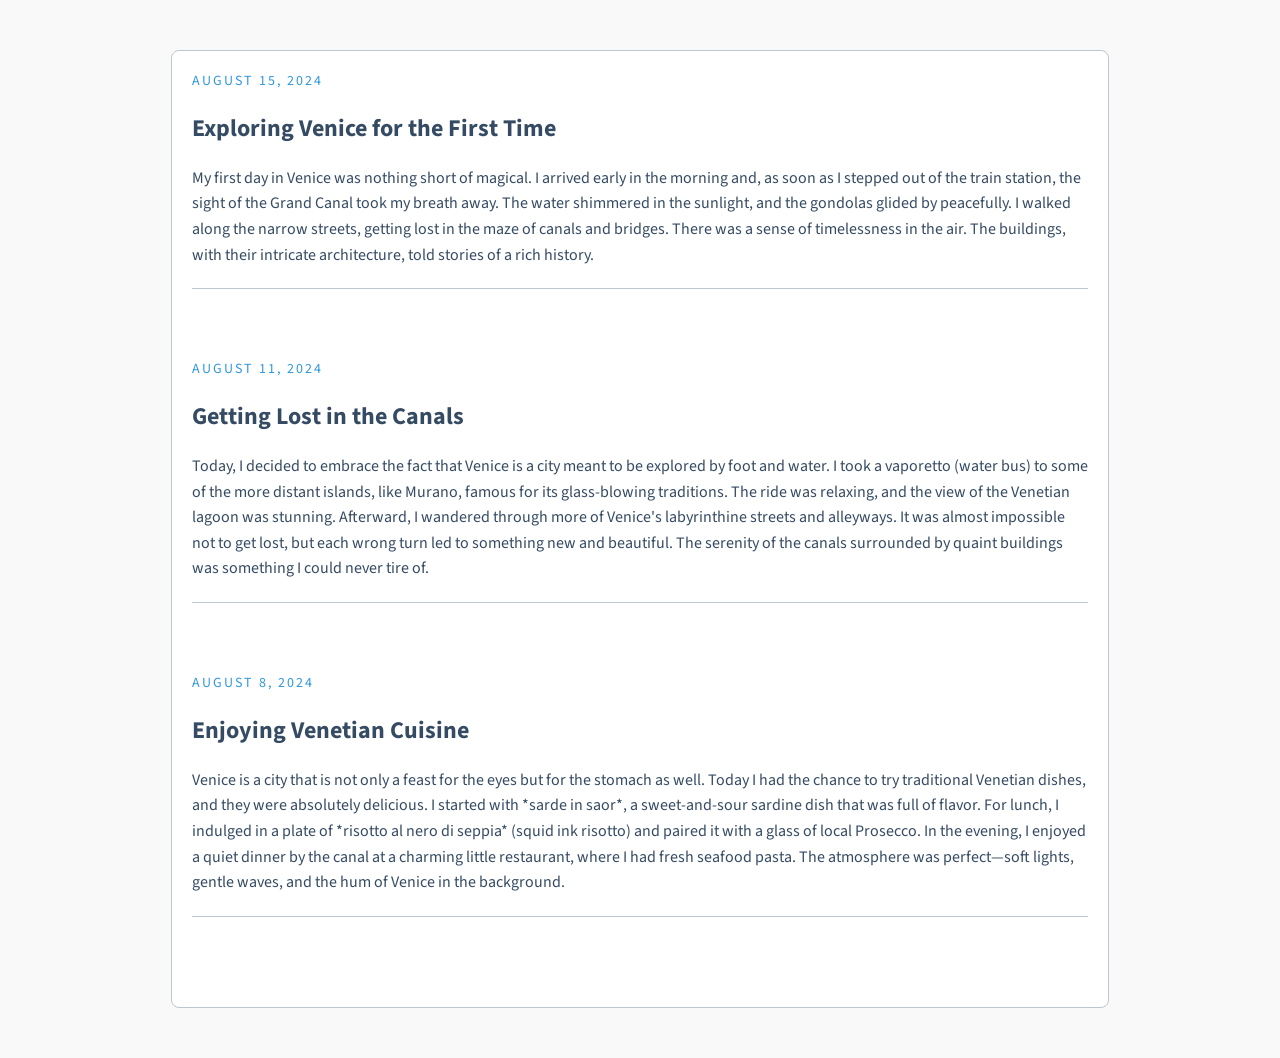
<file: blog.html>
<!DOCTYPE html>
<html lang="en">
<head>
    <meta charset="UTF-8">
    <meta name="viewport" content="width=device-width, initial-scale=1.0">
    <title>My Days in Venice</title>
    <link href="https://fonts.googleapis.com/css2?family=Source+Sans+Pro:wght@300;400;600&display=swap" rel="stylesheet">
    <style>
        body {
            font-family: 'Source Sans Pro', sans-serif;
            margin: 0;
            padding: 0;
            background-color: #f9f9f9;
            color: #354b63;
        }
        .container {
            width: 70%;
            margin: 50px auto;
            background-color: white;
            padding: 20px;
            border: 1px solid #bdc7cf;
            border-radius: 8px;
        }
        .blog-post {
            margin-bottom: 30px;
            padding-bottom: 20px;
        }
        .date {
            color: #3098dd;
            letter-spacing: 2px;
            font-size: 14px;
            text-transform: uppercase;
        }
        h2 {
            color: #354b63;
        }
        p {
            font-size: 16px;
            line-height: 1.6;
        }
        hr {
            border: 0;
            border-top: 1px solid #bdc7cf;
            margin: 20px 0;
        }
    </style>
</head>
<body>

    <div class="container">
        <div class="blog-post">
            <div class="date">August 15, 2024</div>
            <h2>Exploring Venice for the First Time</h2>
            <p>My first day in Venice was nothing short of magical. I arrived early in the morning and, as soon as I stepped out of the train station, the sight of the Grand Canal took my breath away. The water shimmered in the sunlight, and the gondolas glided by peacefully. I walked along the narrow streets, getting lost in the maze of canals and bridges. There was a sense of timelessness in the air. The buildings, with their intricate architecture, told stories of a rich history.</p>
            <hr>
        </div>

        <div class="blog-post">
            <div class="date">August 11, 2024</div>
            <h2>Getting Lost in the Canals</h2>
            <p>Today, I decided to embrace the fact that Venice is a city meant to be explored by foot and water. I took a vaporetto (water bus) to some of the more distant islands, like Murano, famous for its glass-blowing traditions. The ride was relaxing, and the view of the Venetian lagoon was stunning. Afterward, I wandered through more of Venice's labyrinthine streets and alleyways. It was almost impossible not to get lost, but each wrong turn led to something new and beautiful. The serenity of the canals surrounded by quaint buildings was something I could never tire of.</p>
            <hr>
        </div>

        <div class="blog-post">
            <div class="date">August 8, 2024</div>
            <h2>Enjoying Venetian Cuisine</h2>
            <p>Venice is a city that is not only a feast for the eyes but for the stomach as well. Today I had the chance to try traditional Venetian dishes, and they were absolutely delicious. I started with *sarde in saor*, a sweet-and-sour sardine dish that was full of flavor. For lunch, I indulged in a plate of *risotto al nero di seppia* (squid ink risotto) and paired it with a glass of local Prosecco. In the evening, I enjoyed a quiet dinner by the canal at a charming little restaurant, where I had fresh seafood pasta. The atmosphere was perfect—soft lights, gentle waves, and the hum of Venice in the background.</p>
            <hr>
        </div>

    </div>

</body>
</html>
</file>
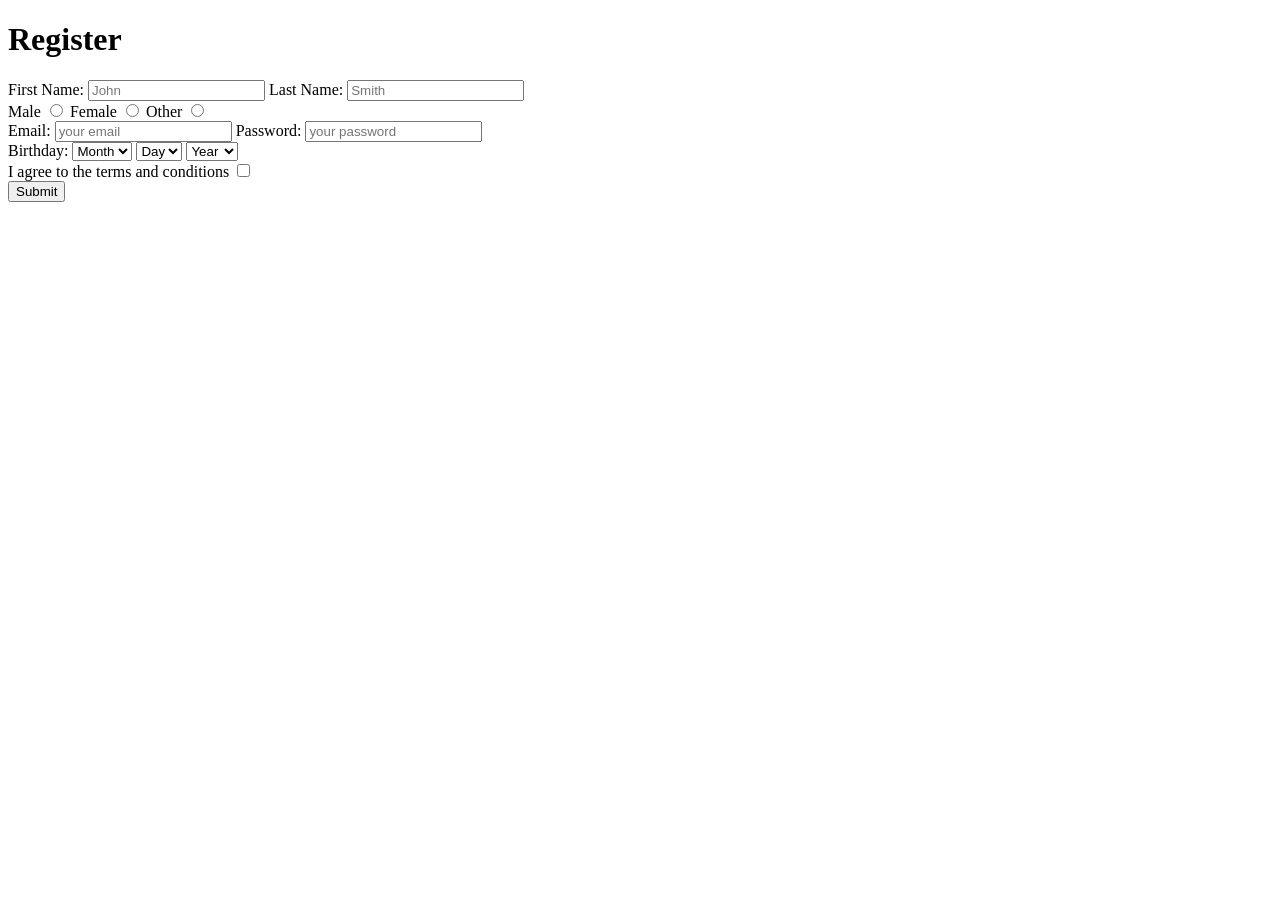
<file: htmlforms.html>
<!DOCTYPE html>
<html>

<head>
  <title>Complete Form Solution</title>
</head>

<body>

  <h1>Register</h1>

  <form>
    <div>
      <label for="first-name">First Name:</label>
      <input type="text" name="first-name" id="first-name" placeholder="John" required />
      <label for="last-name">Last Name:</label>
      <input type="text" name="last-name" id="last-name" placeholder="Smith" required />
    </div>

    <div>
      <label for="radio-choice-1">Male</label>
      <input type="radio" name="radio-choice" id="radio-choice-1" value="choice-1" />

      <label for="radio-choice-2">Female</label>
      <input type="radio" name="radio-choice" id="radio-choice-2" value="choice-2" />

      <label for="radio-choice-3">Other</label>
      <input type="radio" name="radio-choice" id="radio-choice-3" value="choice-3" />
    </div>

    <div>
      <label for="email">Email:</label>
      <input type="email" name="email" id="email" required placeholder="your email">

      <label for="password">Password:</label>
      <input type="password" name="password" id="password" pattern=".{5,10}" placeholder="your password" required title="5 to 10 characters">
    </div>

    <div>
      
      <label for="select-choice">Birthday:</label>
      <select name="select-choice" id="select-choice">
        <option value="0" selected disabled>Month</option>
        <option value="january">Jan</option>
        <option value="february">Feb</option>
        <option value="march">Mar</option>
        <option value="april">Apr</option>
        <option value="may">May</option>
        <option value="june">Jun</option>
        <option value="july">Jul</option>
        <option value="august">Aug</option>
        <option value="september">Sep</option>
        <option value="october">Oct</option>
        <option value="november">Nov</option>
        <option value="december">Dec</option>
      </select>

      <select name="birthday-day" id="day">
        <option value="0" selected disabled>Day</option>
        <option value="1">1</option>
        <option value="2">2</option>
        <option value="3">3</option>
        <option value="4">4</option>
        <option value="5">5</option>
      </select>

      <select name="birthday-year" id="year">
        <option value="0" selected disabled>Year</option>
        <option value="2015">2015</option>
        <option value="2014">2014</option>
        <option value="2013">2013</option>
        <option value="2012">2012</option>
        <option value="2011">2011</option>
      </select>
    </div>

    <div>
      <label for="checkbox">I agree to the terms and conditions</label>
      <input type="checkbox" name="checkbox" id="checkbox" />
    </div>

    <div>
      <input type="submit" value="Submit" />
    </div>
  </form>

</body>

</html>
</file>
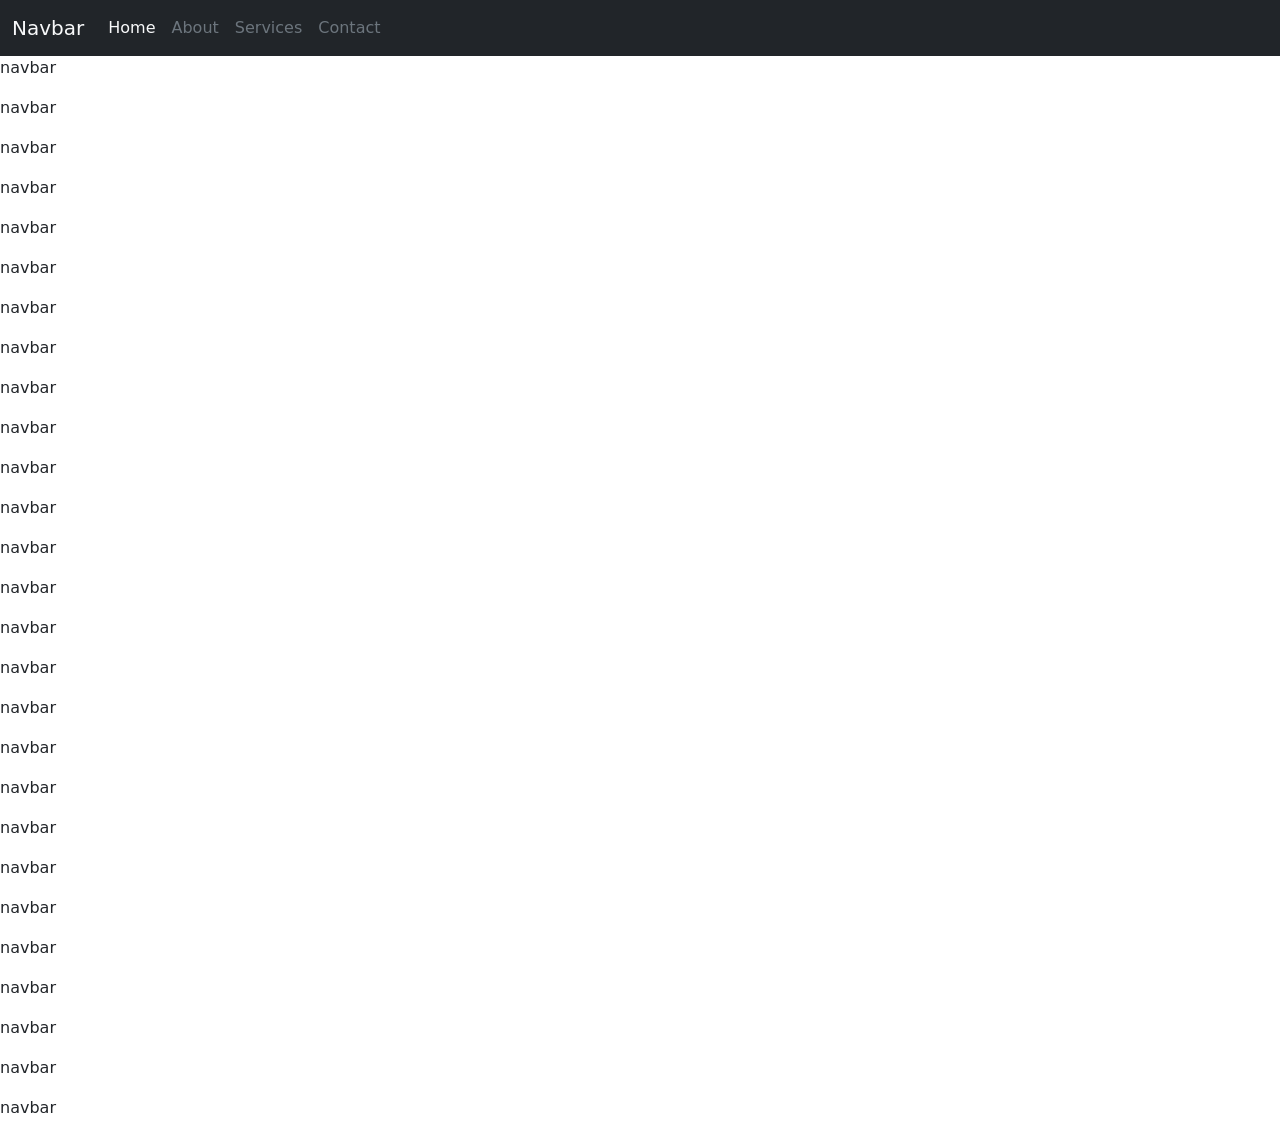
<file: navbar2.html>
<!DOCTYPE html>
<html lang="en">

<head>
    <link href="https://cdn.jsdelivr.net/npm/bootstrap@5.0.2/dist/css/bootstrap.min.css" rel="stylesheet"
        integrity="sha384-EVSTQN3/azprG1Anm3QDgpJLIm9Nao0Yz1ztcQTwFspd3yD65VohhpuuCOmLASjC" crossorigin="anonymous">
    <meta charset="UTF-8">
    <meta name="viewport" content="width=device-width, initial-scale=1.0">
    <title>Document</title>
</head>

<body>
    <nav class="navbar sticky-top navbar-expand-md navbar-light bg-dark">
        <div class="container-fluid">
            <a class="navbar-brand text-light" href="#">Navbar</a>
            <button class="navbar-toggler" type="button" data-bs-toggle="collapse" data-bs-target="#navbarNav"
                aria-controls="navbarNav" aria-expanded="false" aria-label="Toggle navigation">
                <span class="navbar-toggler-icon"></span>
            </button>
            <div class="collapse navbar-collapse" id="navbarNav">
                <ul class="navbar-nav">
                    <li class="nav-item">
                        <a class="nav-link active text-light" aria-current="page" href="#">Home</a>
                    </li>
                    <li class="nav-item">
                        <a class="nav-link text-secondary" href="#">About</a>
                    </li>
                    <li class="nav-item">
                        <a class="nav-link text-secondary" href="#">Services</a>
                    </li>
                    <li class="nav-item">
                        <a class="nav-link text-secondary" href="#">Contact</a>
                    </li>
                </ul>
            </div>
        </div>
    </nav>
    <p>navbar</p>
    <p>navbar</p>
    <p>navbar</p>
    <p>navbar</p>
    <p>navbar</p>
    <p>navbar</p>
    <p>navbar</p>
    <p>navbar</p>
    <p>navbar</p>
    <p>navbar</p>
    <p>navbar</p>
    <p>navbar</p>
    <p>navbar</p>
    <p>navbar</p>
    <p>navbar</p>
    <p>navbar</p>
    <p>navbar</p>
    <p>navbar</p>
    <p>navbar</p>
    <p>navbar</p>
    <p>navbar</p>
    <p>navbar</p>
    <p>navbar</p>
    <p>navbar</p>
    <p>navbar</p>
    <p>navbar</p>
    <p>navbar</p>

   

</body>

</html>
</file>
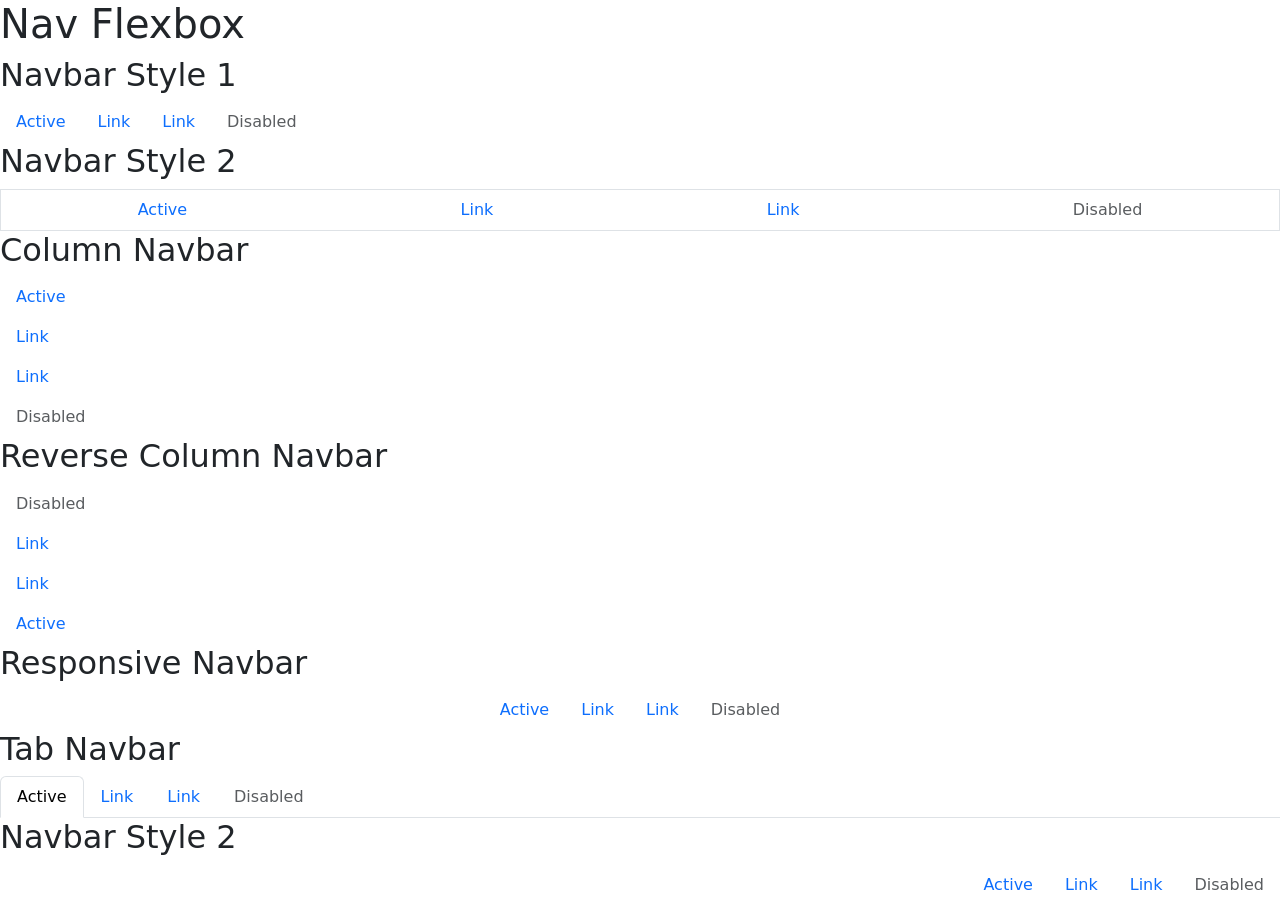
<file: navbar3.html>
<!DOCTYPE html>
<html lang="en">

<head>
    <link href="https://cdn.jsdelivr.net/npm/bootstrap@5.0.2/dist/css/bootstrap.min.css" rel="stylesheet"
        integrity="sha384-EVSTQN3/azprG1Anm3QDgpJLIm9Nao0Yz1ztcQTwFspd3yD65VohhpuuCOmLASjC" crossorigin="anonymous">
    <meta charset="UTF-8">
    <meta name="viewport" content="width=device-width, initial-scale=1.0">
    <title>Document</title>
</head>

<body>
    <h1>Nav Flexbox</h1>
    <h2>Navbar Style 1</h2>
    <ul class="nav ">
        <li class="nav-item">
            <a class="nav-link active" aria-current="page" href="#">Active</a>
        </li>
        <li class="nav-item">
            <a class="nav-link" href="#">Link</a>
        </li>
        <li class="nav-item">
            <a class="nav-link" href="#">Link</a>
        </li>
        <li class="nav-item">
            <a class="nav-link disabled" href="#" tabindex="-1" aria-disabled="true">Disabled</a>
        </li>
    </ul>
    <h2>Navbar Style 2</h2>
    <ul class="nav justify-content-center nav-fill border border-grey">
        <li class="nav-item">
            <a class="nav-link active" aria-current="page" href="#">Active</a>
        </li>
        <li class="nav-item">
            <a class="nav-link" href="#">Link</a>
        </li>
        <li class="nav-item">
            <a class="nav-link" href="#">Link</a>
        </li>
        <li class="nav-item">
            <a class="nav-link disabled" href="#" tabindex="-1" aria-disabled="true">Disabled</a>
        </li>
    </ul>
    <h2>Column Navbar</h2>
    <ul class="nav flex-column">
        <li class="nav-item">
            <a class="nav-link active" aria-current="page" href="#">Active</a>
        </li>
        <li class="nav-item">
            <a class="nav-link" href="#">Link</a>
        </li>
        <li class="nav-item">
            <a class="nav-link" href="#">Link</a>
        </li>
        <li class="nav-item">
            <a class="nav-link disabled" href="#" tabindex="-1" aria-disabled="true">Disabled</a>
        </li>
    </ul>
    <h2>Reverse Column Navbar</h2>
    <ul class="nav flex-column-reverse">
        <li class="nav-item">
            <a class="nav-link active" aria-current="page" href="#">Active</a>
        </li>
        <li class="nav-item">
            <a class="nav-link" href="#">Link</a>
        </li>
        <li class="nav-item">
            <a class="nav-link" href="#">Link</a>
        </li>
        <li class="nav-item">
            <a class="nav-link disabled" href="#" tabindex="-1" aria-disabled="true">Disabled</a>
        </li>
    </ul>
    <h2>Responsive Navbar</h2>
    <ul class="nav justify-content-center d-flex flex-column flex-md-row align-items-center">
        <li class="nav-item">
            <a class="nav-link active" aria-current="page" href="#">Active</a>
        </li>
        <li class="nav-item">
            <a class="nav-link" href="#">Link</a>
        </li>
        <li class="nav-item">
            <a class="nav-link" href="#">Link</a>
        </li>
        <li class="nav-item">
            <a class="nav-link disabled" href="#" tabindex="-1" aria-disabled="true">Disabled</a>
        </li>
    </ul>
    <h2>Tab Navbar</h2>
    <ul class="nav nav-tabs">
        <li class="nav-item">
            <a class="nav-link active" aria-current="page" href="#">Active</a>
        </li>
        <li class="nav-item">
            <a class="nav-link" href="#">Link</a>
        </li>
        <li class="nav-item">
            <a class="nav-link" href="#">Link</a>
        </li>
        <li class="nav-item">
            <a class="nav-link disabled" href="#" tabindex="-1" aria-disabled="true">Disabled</a>
        </li>
    </ul>
    <h2>Navbar Style 2</h2>
    <ul class="nav justify-content-end">
        <li class="nav-item">
            <a class="nav-link active" aria-current="page" href="#">Active</a>
        </li>
        <li class="nav-item">
            <a class="nav-link" href="#">Link</a>
        </li>
        <li class="nav-item">
            <a class="nav-link" href="#">Link</a>
        </li>
        <li class="nav-item">
            <a class="nav-link disabled" href="#" tabindex="-1" aria-disabled="true">Disabled</a>
        </li>
    </ul>
</body>

</html>
</file>
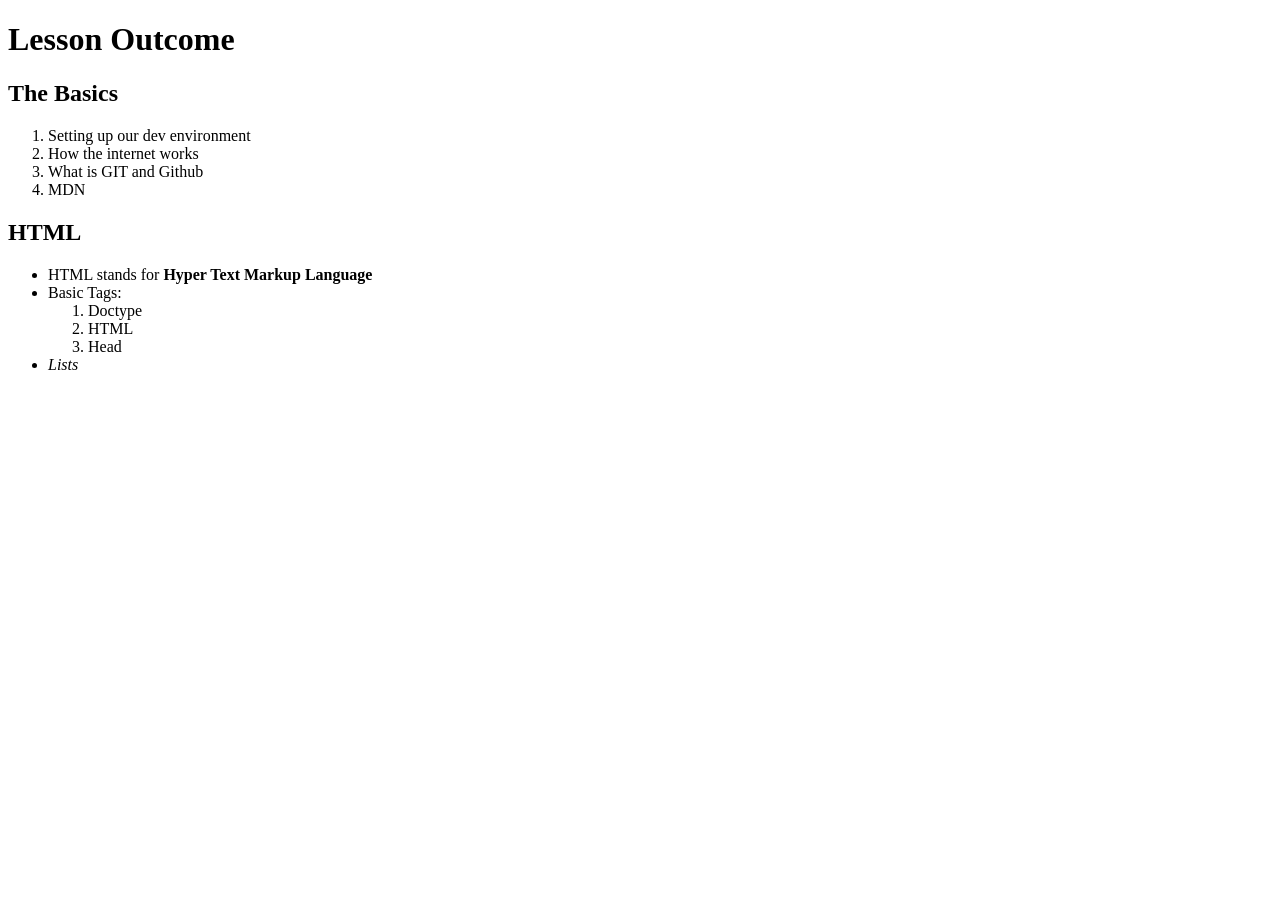
<file: task 2.html>
<!DOCTYPE html>
<html lang="en">
<head>
    <meta charset="UTF-8">
    <meta name="viewport" content="width=device-width, initial-scale=1.0">
    <title>Document</title>
</head>
<body>
    <h1> Lesson Outcome</h1>
    <h2> The Basics </h2>
    <ol>
        <li> Setting up our dev environment</li>
        <li> How the internet works</li>
        <li> What is GIT and Github </li>
        <li> MDN </li>
    </ol>
    <h2> HTML </h2>
    <ul>
        <li>HTML stands for <strong> Hyper Text Markup Language</strong></li>
        <li>Basic Tags:
                         <ol>
                            <li> Doctype </li>
                            <li> HTML </li>
                            <li> Head </li>
                        </ol>
        </li>
        <li><em> Lists </em> </li>
    </ul>                    
</body>
</html>
</file>
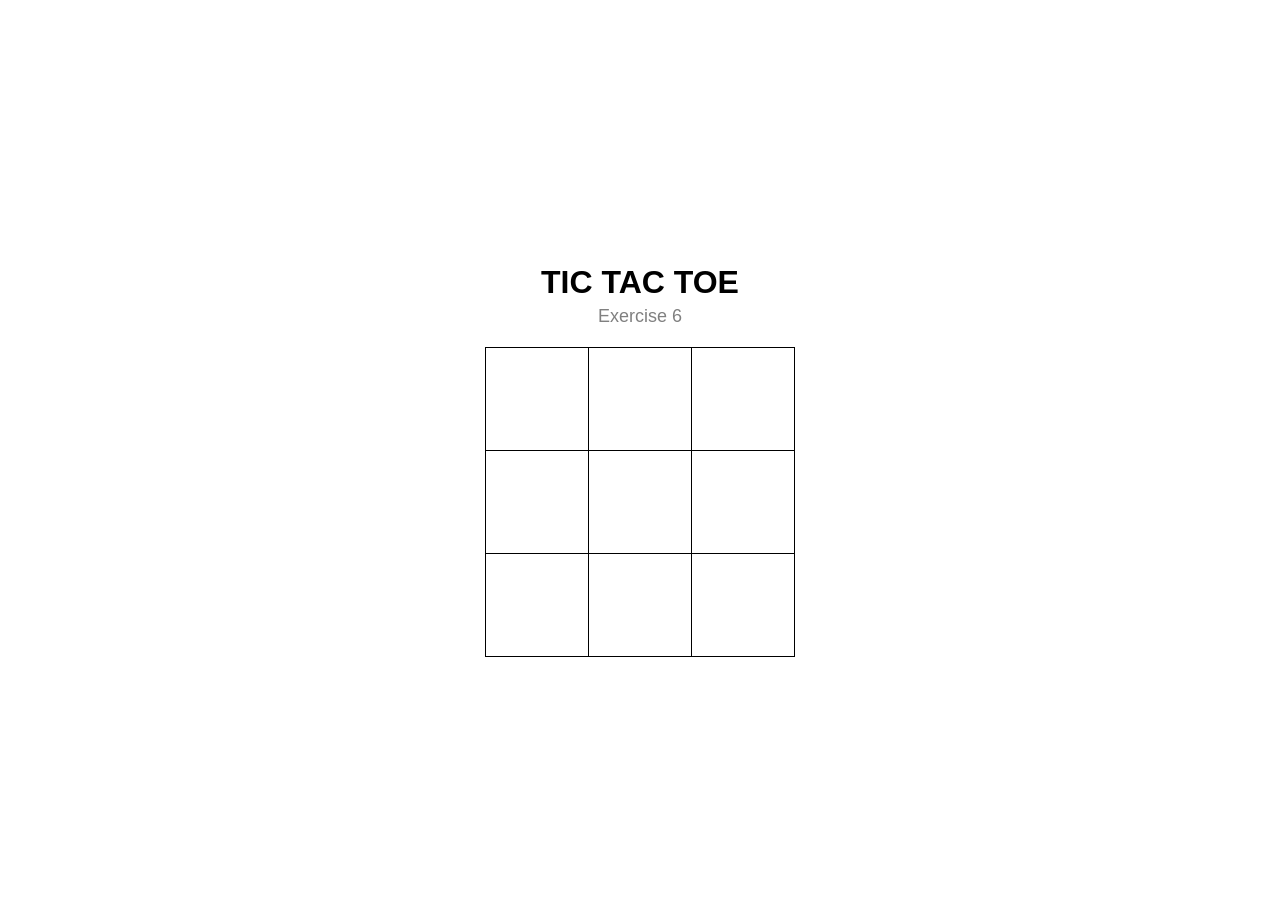
<file: tictactoe.html>
<!DOCTYPE html>
<html lang="en">
<head>
    <meta charset="UTF-8">
    <meta name="viewport" content="width=device-width, initial-scale=1.0">
    <style>
        body {
            display: flex;
            flex-direction: column;
            justify-content: center;
            align-items: center;
            height: 100vh;
            margin: 0;
            font-family: Arial, sans-serif;
        }
        h1 {
            margin-bottom: 5px;
            text-transform: uppercase;
        }
        h2 {
            margin-top: 0;
            margin-bottom: 20px;
            font-weight: normal;
            font-size: 18px;
            color: gray;
        }
        table {
            border-collapse: collapse;
        }
        td {
            width: 100px;
            height: 100px;
            border: 1px solid black;
            text-align: center;
            font-size: 24px;
        }
    </style>
</head>
<body>

    <h1>TIC TAC TOE</h1>
    <h2>Exercise 6</h2>

    <table>
        <tr>
            <td></td>
            <td></td>
            <td></td>
        </tr>
        <tr>
            <td></td>
            <td></td>
            <td></td>
        </tr>
        <tr>
            <td></td>
            <td></td>
            <td></td>
        </tr>
    </table>

</body>
</html>
</file>
